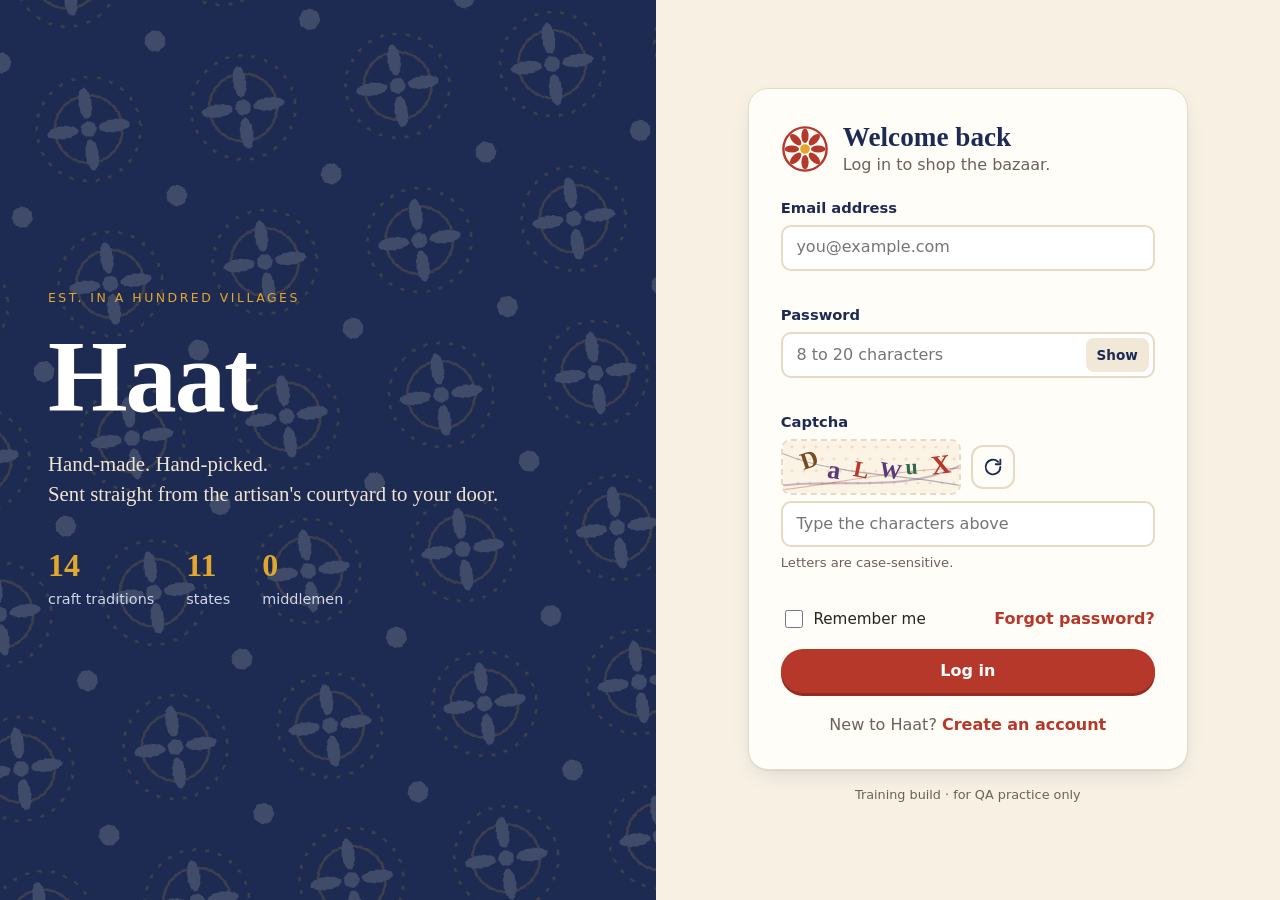
<file: index.html>
<!DOCTYPE html>
<html lang="en">
<head>
  <meta charset="UTF-8">
  <meta name="viewport" content="width=device-width, initial-scale=1.0">
  <meta http-equiv="refresh" content="0; url=login.html">
  <title>Haat</title>
  <script>location.replace('login.html');</script>
</head>
<body>
  <p>Taking you to <a href="login.html">Haat</a>…</p>
</body>
</html>
</file>
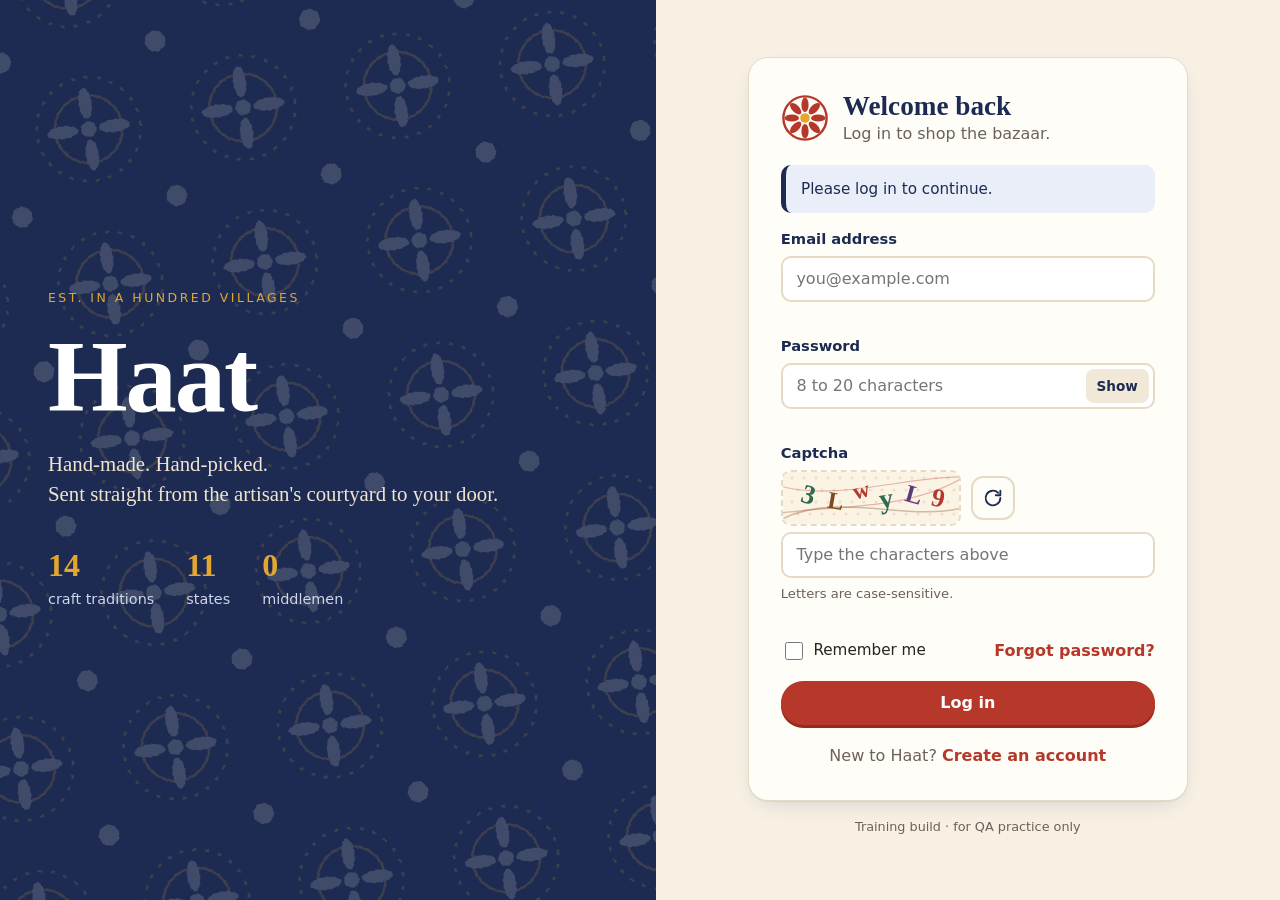
<file: cart.html>
<!DOCTYPE html>
<html lang="en">
<head>
  <meta charset="UTF-8">
  <meta name="viewport" content="width=device-width, initial-scale=1.0">
  <title>Basket · Haat</title>
  <link rel="stylesheet" href="css/style.css">
  <script src="js/auth.js"></script>
  <script>Auth.guard();</script>
</head>
<body>
  <header id="siteHeader" class="site-header"></header>

  <main class="wrap">
    <h1 class="page-title">Your basket</h1>

    <div id="cartLayout" class="split" hidden>
      <section aria-label="Basket items">
        <ul id="cartItems" class="lines"></ul>
        <a class="link" href="products.html">← Keep browsing</a>
      </section>

      <aside class="panel summary" aria-label="Basket summary">
        <div id="shipMeter" class="ship-meter"></div>

        <form id="couponForm" class="coupon" novalidate>
          <label for="couponInput">Have a coupon?</label>
          <div class="coupon-row">
            <input type="text" id="couponInput" placeholder="Enter code" autocomplete="off" spellcheck="false">
            <button type="submit" class="btn btn--dark" id="applyCoupon">Apply</button>
          </div>
          <p id="couponMsg" class="msg" role="status"></p>
          <div id="appliedCoupons" class="applied"></div>
        </form>

        <details class="offers">
          <summary>Available offers</summary>
          <ul id="offerList"></ul>
        </details>

        <div id="summaryRows" class="sum"></div>
        <button type="button" id="toCheckout" class="btn btn--primary btn--block">Proceed to checkout</button>
      </aside>
    </div>

    <div id="cartEmpty" class="empty" hidden>
      <svg class="empty-art" viewBox="0 0 120 90" aria-hidden="true">
        <path d="M20 35h80l-8 42H28z" fill="#f3e6cf" stroke="#1d2b53" stroke-width="3" stroke-linejoin="round"/>
        <path d="M40 35c0-14 8-22 20-22s20 8 20 22" fill="none" stroke="#b5382a" stroke-width="3"/>
        <g fill="#e3a72f"><circle cx="45" cy="56" r="4"/><circle cx="60" cy="56" r="4"/><circle cx="75" cy="56" r="4"/></g>
      </svg>
      <p class="empty-title">Your basket is empty.</p>
      <p>Wander the stalls and pick something made by hand.</p>
      <a class="btn btn--primary" href="products.html">Browse the haat</a>
    </div>
  </main>

  <footer class="site-footer"><p>Haat · a training storefront · no real payments are taken</p></footer>

  <script src="js/products.js"></script>
  <script src="js/cart.js"></script>
  <script>document.addEventListener('DOMContentLoaded', () => Auth.mountHeader('cart'));</script>
</body>
</html>
</file>
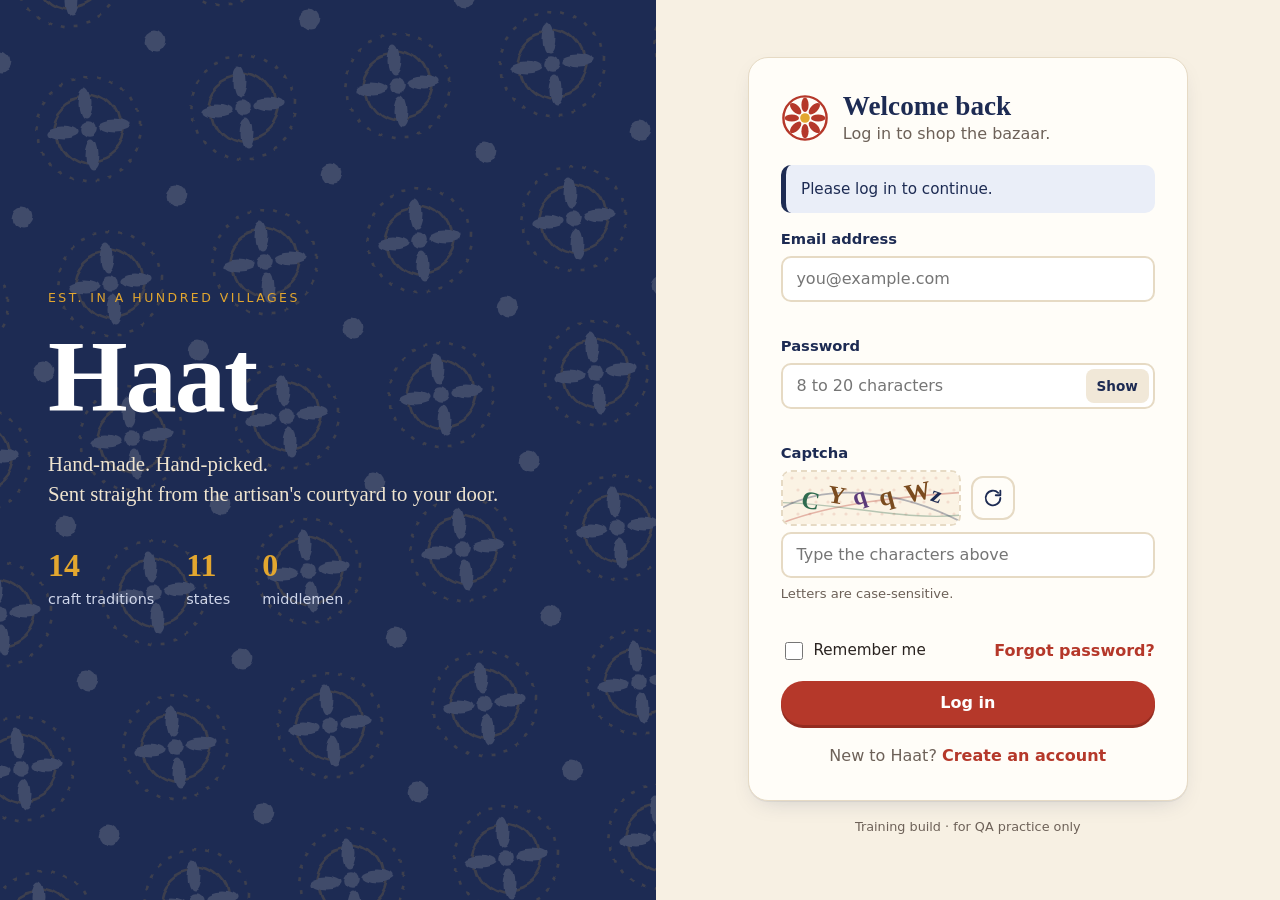
<file: checkout.html>
<!DOCTYPE html>
<html lang="en">
<head>
  <meta charset="UTF-8">
  <meta name="viewport" content="width=device-width, initial-scale=1.0">
  <title>Checkout · Haat</title>
  <link rel="stylesheet" href="css/style.css">
  <script src="js/auth.js"></script>
  <script>Auth.guard();</script>
</head>
<body>
  <header id="siteHeader" class="site-header"></header>

  <main class="wrap">
    <div id="checkoutLayout">
      <ol class="steps" aria-label="Checkout progress">
        <li class="done">Basket</li>
        <li class="now" aria-current="step">Delivery &amp; payment</li>
        <li>Confirmation</li>
      </ol>

      <div class="split">
        <form id="checkoutForm" class="panel form-grid" novalidate>
          <h1 class="panel-title">Where should we send it?</h1>

          <div class="field">
            <label for="fullName">Full name</label>
            <input type="text" id="fullName" maxlength="50" autocomplete="name" placeholder="As on your ID" aria-describedby="fullNameErr">
            <p class="msg" id="fullNameErr"></p>
          </div>

          <div class="field">
            <label for="phone">Mobile number</label>
            <div class="prefix-wrap">
              <span class="prefix" aria-hidden="true">+91</span>
              <input type="tel" id="phone" maxlength="10" autocomplete="tel-national" placeholder="10-digit mobile number" aria-describedby="phoneErr">
            </div>
            <p class="msg" id="phoneErr"></p>
          </div>

          <div class="field field--full">
            <label for="custEmail">Email</label>
            <input type="email" id="custEmail" maxlength="50" autocomplete="email" placeholder="you@example.com" aria-describedby="custEmailErr">
            <p class="msg" id="custEmailErr"></p>
          </div>

          <div class="field field--full field--area">
            <label for="address">Delivery address</label>
            <textarea id="address" rows="3" maxlength="200" autocomplete="street-address" placeholder="House no., street, area, city, state" aria-describedby="addressErr"></textarea>
            <p class="msg" id="addressErr"></p>
          </div>

          <div class="field">
            <label for="pincode">Pincode</label>
            <input type="text" id="pincode" maxlength="6" inputmode="numeric" autocomplete="postal-code" placeholder="6-digit pincode" aria-describedby="pincodeErr">
            <p class="msg" id="pincodeErr"></p>
          </div>

          <fieldset class="field field--full pay" aria-describedby="paymentErr">
            <legend>Payment method</legend>
            <div class="pay-tiles">
              <label class="tile"><input type="radio" name="payment" value="Cash on Delivery"><span><b>Cash on delivery</b><small>Pay when it arrives</small></span></label>
              <label class="tile"><input type="radio" name="payment" value="UPI"><span><b>UPI</b><small>Any UPI app</small></span></label>
              <label class="tile"><input type="radio" name="payment" value="Card"><span><b>Card</b><small>Debit or credit</small></span></label>
            </div>
            <p class="msg" id="paymentErr"></p>
          </fieldset>

          <div class="field--full">
            <button type="submit" id="placeOrder" class="btn btn--primary btn--block btn--lg">Place order</button>
            <p class="hint center">By placing this order you agree to Haat's fair-trade terms.</p>
          </div>
        </form>

        <aside id="checkoutSummary" class="panel summary" aria-label="Order summary"></aside>
      </div>
    </div>

    <div id="checkoutEmpty" class="empty" hidden>
      <p class="empty-title">There is nothing to check out.</p>
      <p>Your basket is empty. Add a few pieces first.</p>
      <a class="btn btn--primary" href="products.html">Browse the haat</a>
    </div>

    <section id="confirmation" class="confirm" hidden aria-live="polite"></section>
  </main>

  <footer class="site-footer"><p>Haat · a training storefront · no real payments are taken</p></footer>

  <script src="js/products.js"></script>
  <script src="js/cart.js"></script>
  <script src="js/checkout.js"></script>
  <script>document.addEventListener('DOMContentLoaded', () => Auth.mountHeader(''));</script>
</body>
</html>
</file>
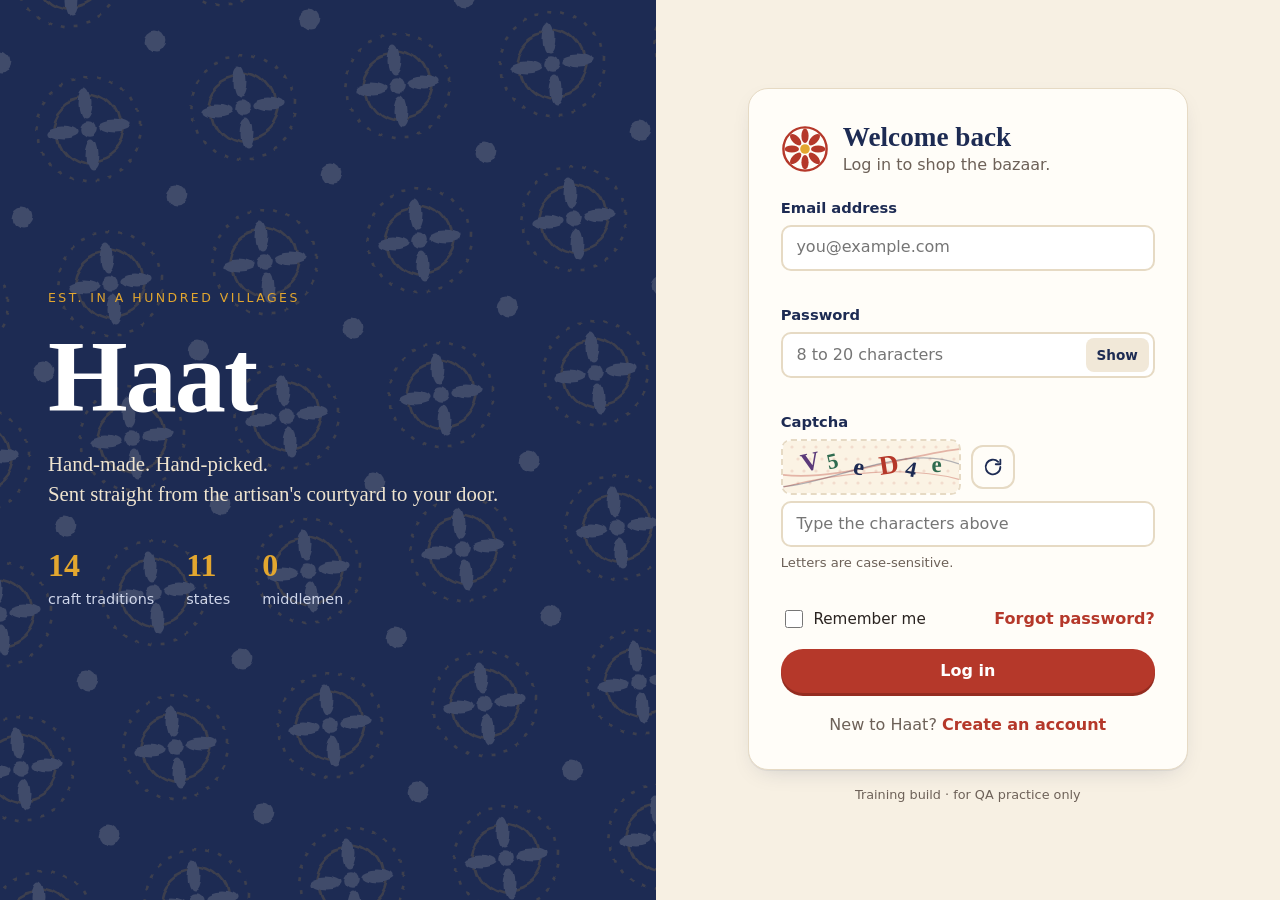
<file: login.html>
<!DOCTYPE html>
<html lang="en">
<head>
  <meta charset="UTF-8">
  <meta name="viewport" content="width=device-width, initial-scale=1.0">
  <title>Log in · Haat</title>
  <meta name="description" content="Haat: a hand-made bazaar of Indian crafts.">
  <link rel="stylesheet" href="css/style.css">
</head>
<body class="page-login">
  <main class="login-shell">
    <section class="login-story" aria-hidden="true">
      <div class="story-inner">
        <p class="story-kicker">Est. in a hundred villages</p>
        <h1 class="story-title">Haat</h1>
        <p class="story-line">Hand-made. Hand-picked.<br>Sent straight from the artisan's courtyard to your door.</p>
        <ul class="story-facts">
          <li><b>14</b> craft traditions</li>
          <li><b>11</b> states</li>
          <li><b>0</b> middlemen</li>
        </ul>
      </div>
      <div class="story-block"></div>
    </section>

    <section class="login-panel">
      <div class="login-card">
        <div class="login-head">
          <svg class="brand-mark brand-mark--ink" viewBox="0 0 40 40" aria-hidden="true">
            <circle cx="20" cy="20" r="18" fill="none" stroke="currentColor" stroke-width="2"/>
            <g fill="currentColor">
              <ellipse cx="20" cy="9" rx="3" ry="6"/>
              <ellipse cx="20" cy="9" rx="3" ry="6" transform="rotate(45 20 20)"/>
              <ellipse cx="20" cy="9" rx="3" ry="6" transform="rotate(90 20 20)"/>
              <ellipse cx="20" cy="9" rx="3" ry="6" transform="rotate(135 20 20)"/>
              <ellipse cx="20" cy="9" rx="3" ry="6" transform="rotate(180 20 20)"/>
              <ellipse cx="20" cy="9" rx="3" ry="6" transform="rotate(225 20 20)"/>
              <ellipse cx="20" cy="9" rx="3" ry="6" transform="rotate(270 20 20)"/>
              <ellipse cx="20" cy="9" rx="3" ry="6" transform="rotate(315 20 20)"/>
            </g>
            <circle cx="20" cy="20" r="4" fill="#e3a72f"/>
          </svg>
          <div>
            <h2>Welcome back</h2>
            <p class="sub">Log in to shop the bazaar.</p>
          </div>
        </div>

        <div id="formAlert" class="alert" role="alert" hidden></div>

        <form id="loginForm" class="login-form" novalidate>
          <div class="field f-email">
            <label for="email">Email address</label>
            <input type="email" id="email" name="email" maxlength="50" autocomplete="username" placeholder="you@example.com" aria-describedby="emailErr">
            <p class="msg" id="emailErr"></p>
          </div>

          <div class="field f-captcha">
            <label for="captchaInput">Captcha</label>
            <div class="captcha-row">
              <canvas id="captchaCanvas" class="captcha-canvas" width="180" height="56" role="img" aria-label="Captcha image"></canvas>
              <button type="button" id="captchaRefresh" class="icon-btn" aria-label="Get a new captcha" title="New captcha">
                <svg viewBox="0 0 24 24" aria-hidden="true"><path d="M20 12a8 8 0 1 1-2.34-5.66M20 4v5h-5" fill="none" stroke="currentColor" stroke-width="2" stroke-linecap="round" stroke-linejoin="round"/></svg>
              </button>
            </div>
            <input type="text" id="captchaInput" name="captcha" autocomplete="off" spellcheck="false" placeholder="Type the characters above" aria-describedby="captchaInputErr captchaHint">
            <p class="hint" id="captchaHint">Letters are case-sensitive.</p>
            <p class="msg" id="captchaInputErr"></p>
          </div>

          <div class="field f-pass">
            <label for="password">Password</label>
            <div class="pass-wrap">
              <input type="password" id="password" name="password" autocomplete="current-password" placeholder="8 to 20 characters" aria-describedby="passwordErr">
              <button type="button" id="togglePass" class="pass-toggle" aria-pressed="false" aria-label="Show password">Show</button>
            </div>
            <p class="msg" id="passwordErr"></p>
          </div>

          <div class="f-row">
            <label class="check">
              <input type="checkbox" id="remember" name="remember">
              <span>Remember me</span>
            </label>
            <a href="#" id="forgotLink" class="link">Forgot password?</a>
          </div>

          <button type="submit" id="loginBtn" class="btn btn--primary btn--block f-submit">Log in</button>

          <p class="f-foot">New to Haat? <a href="#" id="registerLink" class="link">Create an account</a></p>
        </form>
      </div>
      <p class="fine">Training build · for QA practice only</p>
    </section>
  </main>

  <div class="modal" id="forgotModal" role="dialog" aria-modal="true" aria-labelledby="forgotTitle" hidden>
    <div class="modal-card">
      <button type="button" class="modal-x" data-close="forgotModal" aria-label="Close">&times;</button>
      <h2 id="forgotTitle">Reset your password</h2>
      <p class="sub">We'll email you a link to set a new password.</p>
      <form id="forgotForm" novalidate>
        <div class="field">
          <label for="forgotEmail">Email address</label>
          <input type="email" id="forgotEmail" maxlength="50" placeholder="you@example.com">
          <p class="msg" id="forgotMsg" role="status"></p>
        </div>
        <button type="submit" class="btn btn--primary btn--block">Send reset link</button>
      </form>
    </div>
  </div>

  <div class="modal" id="registerModal" role="dialog" aria-modal="true" aria-labelledby="registerTitle" hidden>
    <div class="modal-card">
      <button type="button" class="modal-x" data-close="registerModal" aria-label="Close">&times;</button>
      <h2 id="registerTitle">Sign-ups open soon</h2>
      <p class="sub">New accounts are not open yet. Please log in with a demo account from your trainer.</p>
      <button type="button" class="btn btn--primary btn--block" data-close="registerModal">Got it</button>
    </div>
  </div>

  <script src="js/auth.js"></script>
  <script src="js/captcha.js"></script>
</body>
</html>
</file>
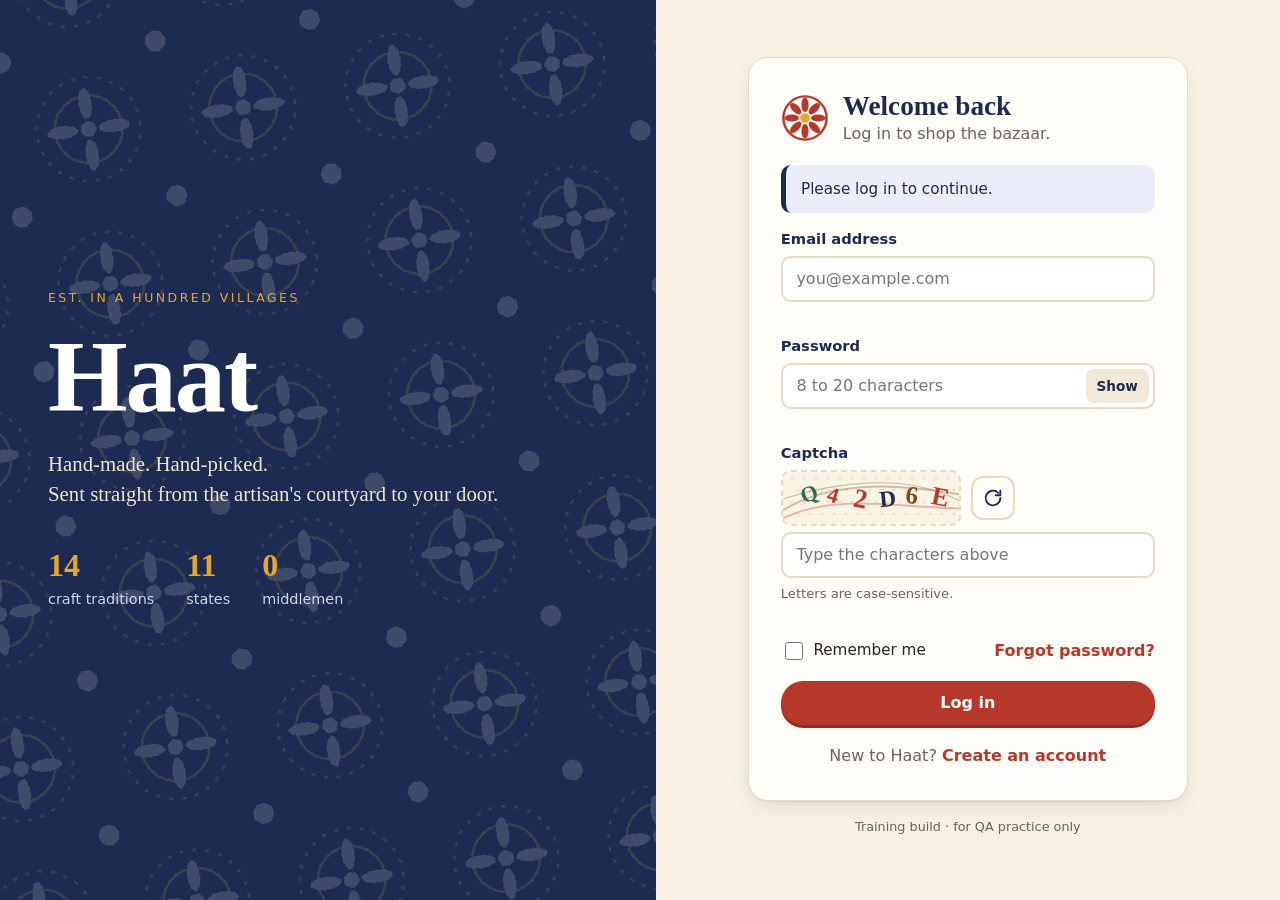
<file: orders.html>
<!DOCTYPE html>
<html lang="en">
<head>
  <meta charset="UTF-8">
  <meta name="viewport" content="width=device-width, initial-scale=1.0">
  <title>Orders · Haat</title>
  <link rel="stylesheet" href="css/style.css">
  <script src="js/auth.js"></script>
  <script>Auth.guard();</script>
</head>
<body>
  <header id="siteHeader" class="site-header"></header>

  <main class="wrap">
    <h1 class="page-title">Your orders</h1>
    <ul id="orderList" class="orders"></ul>
    <div id="ordersEmpty" class="empty" hidden>
      <p class="empty-title">No orders yet.</p>
      <p>When you place an order it will show up here.</p>
      <a class="btn btn--primary" href="products.html">Start shopping</a>
    </div>
  </main>

  <footer class="site-footer"><p>Haat · a training storefront · no real payments are taken</p></footer>

  <script src="js/products.js"></script>
  <script src="js/cart.js"></script>
  <script src="js/checkout.js"></script>
  <script src="js/orders.js"></script>
  <script>document.addEventListener('DOMContentLoaded', () => Auth.mountHeader('orders'));</script>
</body>
</html>
</file>
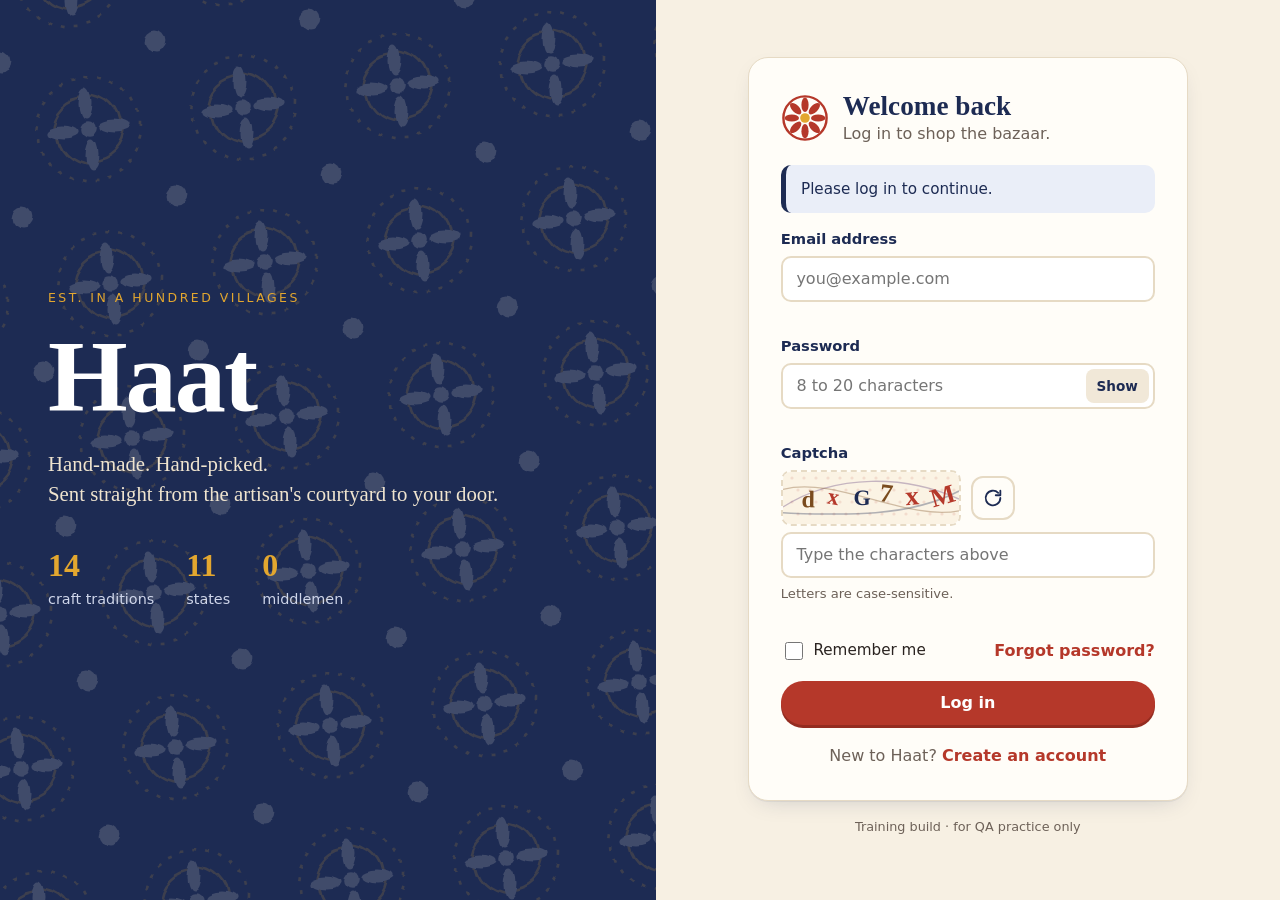
<file: products.html>
<!DOCTYPE html>
<html lang="en">
<head>
  <meta charset="UTF-8">
  <meta name="viewport" content="width=device-width, initial-scale=1.0">
  <title>Shop · Haat</title>
  <link rel="stylesheet" href="css/style.css">
  <script src="js/auth.js"></script>
  <script>Auth.guard();</script>
</head>
<body>
  <header id="siteHeader" class="site-header"></header>

  <main class="wrap">
    <section class="hero">
      <div>
        <p class="kicker">This week at the haat</p>
        <h1>Pieces made slowly, <em>by hand</em>.</h1>
        <p class="lead">Every item comes from a named craft cluster. Prices go straight to the maker.</p>
      </div>
      <div class="hero-seal" aria-hidden="true"><span>Free delivery<br>from ₹500</span></div>
    </section>

    <section class="toolbar" aria-label="Filter products">
      <div class="search">
        <label for="search" class="sr-only">Search products</label>
        <svg viewBox="0 0 24 24" aria-hidden="true"><circle cx="11" cy="11" r="7" fill="none" stroke="currentColor" stroke-width="2"/><path d="M20 20l-4-4" stroke="currentColor" stroke-width="2" stroke-linecap="round"/></svg>
        <input type="search" id="search" placeholder="Search diyas, silk, toys…" autocomplete="off">
      </div>
      <div class="sort">
        <label for="sort">Sort by</label>
        <select id="sort">
          <option value="featured">Featured</option>
          <option value="price-asc">Price: Low to High</option>
          <option value="price-desc">Price: High to Low</option>
          <option value="name">Name: A to Z</option>
        </select>
      </div>
    </section>

    <div class="chips-row">
      <div id="chips" class="chips" role="group" aria-label="Category"></div>
      <p id="resultCount" class="count" aria-live="polite"></p>
    </div>

    <div id="grid" class="grid"></div>

    <div id="emptyState" class="empty" hidden>
      <p class="empty-title">Nothing matches that search.</p>
      <p>Try another word, or clear the filters.</p>
      <button type="button" id="clearFilters" class="btn btn--ghost">Clear filters</button>
    </div>
  </main>

  <div class="modal" id="quickView" role="dialog" aria-modal="true" aria-labelledby="qvTitle" hidden>
    <div class="modal-card modal-card--wide">
      <button type="button" class="modal-x" data-close="quickView" aria-label="Close">&times;</button>
      <div id="qvBody" class="qv"></div>
    </div>
  </div>

  <footer class="site-footer"><p>Haat · a training storefront · no real payments are taken</p></footer>

  <script src="js/products.js"></script>
  <script src="js/cart.js"></script>
  <script>document.addEventListener('DOMContentLoaded', () => Auth.mountHeader('shop'));</script>
</body>
</html>
</file>
<file: css/style.css>
:root {
  --indigo: #1d2b53;
  --indigo-2: #2a3b6e;
  --madder: #b5382a;
  --madder-dark: #942c20;
  --turmeric: #e3a72f;
  --leaf: #2f6b4f;
  --paper: #f7f0e3;
  --card: #fffdf8;
  --line: #e6dac4;
  --text: #2a2320;
  --muted: #6d6158;
  --faint: #cbbfa8;
  --ok: #2f6b4f;
  --err: #b3261e;
  --radius: 14px;
  --shadow: 0 1px 0 rgba(29, 43, 83, .06), 0 8px 24px -12px rgba(29, 43, 83, .25);
  --serif: "Palatino Linotype", Palatino, "Book Antiqua", Georgia, serif;
  --sans: system-ui, -apple-system, "Segoe UI", Roboto, "Noto Sans", Arial, sans-serif;
}

*, *::before, *::after { box-sizing: border-box; }

html { -webkit-text-size-adjust: 100%; }

body {
  margin: 0;
  font-family: var(--sans);
  font-size: 16px;
  line-height: 1.5;
  color: var(--text);
  background-color: var(--paper);
  background-image: url("data:image/svg+xml,%3Csvg xmlns='http://www.w3.org/2000/svg' width='64' height='64' viewBox='0 0 64 64'%3E%3Cg fill='%23b5382a' fill-opacity='.05'%3E%3Ccircle cx='32' cy='32' r='6'/%3E%3Cellipse cx='32' cy='18' rx='3' ry='6'/%3E%3Cellipse cx='32' cy='46' rx='3' ry='6'/%3E%3Cellipse cx='18' cy='32' rx='6' ry='3'/%3E%3Cellipse cx='46' cy='32' rx='6' ry='3'/%3E%3Ccircle cx='0' cy='0' r='3'/%3E%3Ccircle cx='64' cy='0' r='3'/%3E%3Ccircle cx='0' cy='64' r='3'/%3E%3Ccircle cx='64' cy='64' r='3'/%3E%3C/g%3E%3C/svg%3E");
  min-height: 100vh;
  display: flex;
  flex-direction: column;
}

body.no-scroll { overflow: hidden; }

h1, h2, h3 { font-family: var(--serif); color: var(--indigo); line-height: 1.2; margin: 0 0 .4em; }
p { margin: 0 0 .6em; }
a { color: var(--madder); }
img, svg { max-width: 100%; }

.sr-only {
  position: absolute; width: 1px; height: 1px; padding: 0; margin: -1px;
  overflow: hidden; clip: rect(0 0 0 0); white-space: nowrap; border: 0;
}

:focus-visible { outline: 3px solid var(--turmeric); outline-offset: 2px; }

/* ---------- buttons ---------- */
.btn {
  --bg: var(--card);
  --fg: var(--indigo);
  display: inline-flex; align-items: center; justify-content: center; gap: .5em;
  min-height: 44px; padding: .6em 1.2em;
  border: 2px solid transparent; border-radius: 999px;
  background: var(--bg); color: var(--fg);
  font: 600 1rem/1 var(--sans); text-decoration: none; cursor: pointer;
  transition: transform .12s ease, background-color .15s ease, box-shadow .15s ease;
}
.btn:hover:not(:disabled) { transform: translateY(-1px); }
.btn:active:not(:disabled) { transform: translateY(0); }
.btn:disabled { cursor: not-allowed; opacity: .55; }
.btn--primary { --bg: var(--madder); --fg: #fff; box-shadow: 0 3px 0 var(--madder-dark); }
.btn--primary:hover:not(:disabled) { --bg: #c2402f; }
.btn--dark { --bg: var(--indigo); --fg: #fff; }
.btn--ghost { --bg: transparent; border-color: currentColor; }
.btn--sm { min-height: 36px; padding: .4em .9em; font-size: .9rem; }
.btn--lg { min-height: 54px; font-size: 1.1rem; }
.btn--block { width: 100%; }
.btn.is-loading::before {
  content: ""; width: 1em; height: 1em; border-radius: 50%;
  border: 2px solid rgba(255,255,255,.5); border-top-color: #fff;
  animation: spin .7s linear infinite;
}
@keyframes spin { to { transform: rotate(360deg); } }

.link { color: var(--madder); font-weight: 600; text-decoration: none; }
.link:hover { text-decoration: underline; }

.icon-btn {
  display: inline-grid; place-items: center;
  width: 44px; height: 44px; flex: none;
  border: 2px solid var(--line); border-radius: 12px;
  background: var(--card); color: var(--indigo); cursor: pointer;
}
.icon-btn svg { width: 22px; height: 22px; transition: transform .5s ease; }
.icon-btn.is-spinning svg { transform: rotate(360deg); }

/* ---------- form fields ---------- */
.field { display: flex; flex-direction: column; gap: 6px; margin: 0; min-width: 0; }
.field label, .field legend, .coupon label { font-weight: 600; font-size: .92rem; color: var(--indigo); }
.field input, .field textarea, .field select, .coupon input, .sort select, .search input {
  width: 100%; min-height: 46px; padding: .6em .85em;
  border: 2px solid var(--line); border-radius: 10px;
  background: #fff; color: var(--text);
  font: 400 1rem/1.4 var(--sans);
  transition: border-color .15s ease, box-shadow .15s ease;
}
.field textarea { resize: vertical; min-height: 96px; }
.field input:focus, .field textarea:focus, .coupon input:focus, .search input:focus, .sort select:focus {
  outline: none; border-color: var(--indigo); box-shadow: 0 0 0 3px rgba(29, 43, 83, .15);
}
.is-invalid { border-color: var(--err) !important; background: #fff7f6 !important; }
.msg { min-height: 1.25em; margin: 0; font-size: .85rem; color: var(--err); }
.msg--ok { color: var(--ok); }
.hint { margin: 0; font-size: .82rem; color: var(--muted); }
.center { text-align: center; margin-top: .6em; }

.field--area { position: relative; }
.field--area .msg { position: absolute; left: 14px; bottom: 10px; min-height: 0; }

.alert { padding: .8em 1em; border-radius: 10px; margin-bottom: 1em; font-size: .95rem; border-left: 5px solid; }
.alert--error { background: #fdecea; color: #7d1a13; border-color: var(--err); }
.alert--success { background: #e7f3ec; color: #1f4d37; border-color: var(--ok); }
.alert--info { background: #eaeef8; color: var(--indigo); border-color: var(--indigo); }

.check { display: inline-flex; align-items: center; gap: .5em; cursor: pointer; font-size: .95rem; }
.check input { width: 18px; height: 18px; accent-color: var(--madder); }

/* ---------- login ---------- */
.page-login { background-image: none; }
.login-shell { flex: 1; display: grid; grid-template-columns: 1.05fr 1fr; min-height: 100vh; }

.login-story {
  position: relative; overflow: hidden;
  background: var(--indigo); color: #f7f0e3;
  display: flex; align-items: center; padding: 48px;
}
.story-inner { position: relative; z-index: 1; max-width: 460px; }
.story-kicker { text-transform: uppercase; letter-spacing: .2em; font-size: .78rem; color: var(--turmeric); }
.story-title { font-size: clamp(3.5rem, 8vw, 6.5rem); color: #fff; margin: 0 0 .1em; letter-spacing: -.02em; }
.story-line { font-family: var(--serif); font-size: 1.3rem; line-height: 1.45; color: #efe4cf; }
.story-facts { list-style: none; padding: 0; margin: 2em 0 0; display: flex; gap: 2em; flex-wrap: wrap; }
.story-facts li { font-size: .9rem; color: #cfd6ea; }
.story-facts b { display: block; font-family: var(--serif); font-size: 2rem; color: var(--turmeric); }
.story-block {
  position: absolute; inset: 0; opacity: .16;
  background-image: url("data:image/svg+xml,%3Csvg xmlns='http://www.w3.org/2000/svg' width='120' height='120' viewBox='0 0 120 120'%3E%3Cg fill='none' stroke='%23e3a72f' stroke-width='2'%3E%3Ccircle cx='60' cy='60' r='26'/%3E%3Ccircle cx='60' cy='60' r='40' stroke-dasharray='3 7'/%3E%3C/g%3E%3Cg fill='%23f7f0e3'%3E%3Cellipse cx='60' cy='40' rx='5' ry='12'/%3E%3Cellipse cx='60' cy='80' rx='5' ry='12'/%3E%3Cellipse cx='40' cy='60' rx='12' ry='5'/%3E%3Cellipse cx='80' cy='60' rx='12' ry='5'/%3E%3Ccircle cx='60' cy='60' r='6'/%3E%3Ccircle cx='0' cy='0' r='8'/%3E%3Ccircle cx='120' cy='0' r='8'/%3E%3Ccircle cx='0' cy='120' r='8'/%3E%3Ccircle cx='120' cy='120' r='8'/%3E%3C/g%3E%3C/svg%3E");
  transform: rotate(-8deg) scale(1.3);
}

.login-panel { display: flex; flex-direction: column; align-items: center; justify-content: center; padding: 40px 20px; }
.login-card {
  width: 100%; max-width: 440px;
  background: var(--card); border: 1px solid var(--line); border-radius: 20px;
  box-shadow: var(--shadow); padding: 32px;
}
.login-head { display: flex; gap: 14px; align-items: center; margin-bottom: 1.2em; }
.login-head h2 { margin: 0; font-size: 1.7rem; }
.sub { color: var(--muted); margin: 0; }
.brand-mark { width: 40px; height: 40px; color: var(--turmeric); flex: none; }
.brand-mark--ink { width: 48px; height: 48px; color: var(--madder); }

.login-form { display: flex; flex-direction: column; gap: 10px; }
.f-email { order: 1; }
.f-pass { order: 2; }
.f-captcha { order: 3; }
.f-row { order: 4; display: flex; justify-content: space-between; align-items: center; gap: 1em; flex-wrap: wrap; margin: 2px 0 8px; }
.f-submit { order: 5; }
.f-foot { order: 6; text-align: center; margin: .6em 0 0; color: var(--muted); }

.pass-wrap { position: relative; }
.pass-wrap input { padding-right: 76px; }
.pass-toggle {
  position: absolute; right: 6px; top: 50%; transform: translateY(-50%);
  min-height: 34px; padding: 0 .8em; border: 0; border-radius: 8px;
  background: #f1e8d8; color: var(--indigo); font: 600 .85rem var(--sans); cursor: pointer;
}

.captcha-row { display: flex; gap: 10px; align-items: center; }
.captcha-canvas {
  width: 180px; height: 56px; flex: none;
  border-radius: 10px; border: 2px dashed var(--line);
  user-select: none;
}

.fine { margin-top: 1.2em; font-size: .8rem; color: var(--muted); }

/* ---------- header ---------- */
.site-header { position: sticky; top: 0; z-index: 20; background: var(--indigo); color: #fff; }
.bar {
  max-width: 1200px; margin: 0 auto; padding: 10px 20px;
  display: flex; align-items: center; gap: 20px;
}
.brand { display: flex; align-items: center; gap: 10px; color: #fff; text-decoration: none; }
.brand-word { font-family: var(--serif); font-size: 1.6rem; font-weight: 700; line-height: 1; display: flex; flex-direction: column; }
.brand-word small { font-family: var(--sans); font-size: .62rem; font-weight: 500; letter-spacing: .18em; text-transform: uppercase; color: #cfd6ea; margin-top: 4px; }
.nav { display: flex; gap: 4px; margin-left: auto; }
.nav-link {
  position: relative; display: inline-flex; align-items: center; gap: 6px;
  padding: .5em .9em; border-radius: 999px;
  color: #e7ebf6; text-decoration: none; font-weight: 600;
}
.nav-link:hover { background: rgba(255,255,255,.08); }
.nav-link.is-active { background: #fff; color: var(--indigo); }
.badge {
  min-width: 22px; height: 22px; padding: 0 6px; border-radius: 999px;
  background: var(--turmeric); color: var(--indigo);
  font-size: .78rem; font-weight: 800; display: inline-grid; place-items: center;
}
.badge[hidden] { display: none; }
.who { display: flex; align-items: center; gap: 12px; }
.hello { font-size: .92rem; color: #cfd6ea; }
.hello b { color: #fff; }
.who .btn--ghost { color: #fff; }
.kangura {
  height: 10px;
  background:
    linear-gradient(135deg, var(--turmeric) 25%, transparent 25%) -5px 0 / 10px 10px,
    linear-gradient(225deg, var(--turmeric) 25%, transparent 25%) -5px 0 / 10px 10px;
  background-color: var(--madder);
}

/* ---------- layout ---------- */
.wrap { width: 100%; max-width: 1200px; margin: 0 auto; padding: 28px 20px 48px; flex: 1; }
.page-title { font-size: 2.2rem; margin-bottom: .6em; }
.panel { background: var(--card); border: 1px solid var(--line); border-radius: var(--radius); box-shadow: var(--shadow); padding: 24px; }
.panel-title { font-size: 1.4rem; }
.split { display: grid; grid-template-columns: minmax(0, 1fr) 380px; gap: 28px; align-items: start; }
.split > * { min-width: 0; }

.site-footer { text-align: center; padding: 18px; font-size: .85rem; color: var(--muted); border-top: 1px solid var(--line); }
.site-footer p { margin: 0; }

/* ---------- products ---------- */
.hero {
  display: flex; align-items: center; justify-content: space-between; gap: 24px;
  padding: 28px 32px; margin-bottom: 24px;
  border-radius: 20px; background: var(--card); border: 1px solid var(--line);
  box-shadow: var(--shadow); position: relative; overflow: hidden;
}
.hero::after {
  content: ""; position: absolute; right: -60px; top: -60px; width: 220px; height: 220px; border-radius: 50%;
  background: radial-gradient(circle, rgba(227,167,47,.25) 0 30%, transparent 31% 45%, rgba(181,56,42,.12) 46% 60%, transparent 61%);
}
.hero h1 { font-size: clamp(1.8rem, 4vw, 2.8rem); margin: 0; }
.hero h1 em { color: var(--madder); }
.kicker { text-transform: uppercase; letter-spacing: .16em; font-size: .75rem; font-weight: 700; color: var(--leaf); margin-bottom: .5em; }
.lead { color: var(--muted); font-size: 1.05rem; margin: .6em 0 0; max-width: 52ch; }
.hero-seal {
  flex: none; width: 120px; height: 120px; border-radius: 50%; position: relative; z-index: 1;
  display: grid; place-items: center; text-align: center;
  background: var(--madder); color: #fff; font-family: var(--serif); font-weight: 700; line-height: 1.2;
  box-shadow: 0 0 0 6px var(--card), 0 0 0 8px var(--madder);
  transform: rotate(-10deg);
}

.toolbar { display: flex; gap: 14px; align-items: center; flex-wrap: wrap; margin-bottom: 14px; }
.search { position: relative; flex: 1 1 280px; }
.search svg { position: absolute; left: 14px; top: 50%; width: 20px; height: 20px; transform: translateY(-50%); color: var(--muted); }
.search input { padding-left: 44px; border-radius: 999px; }
.sort { display: flex; align-items: center; gap: 8px; }
.sort label { font-weight: 600; font-size: .9rem; color: var(--indigo); white-space: nowrap; }
.sort select { width: auto; border-radius: 999px; padding-right: 2em; }

.chips-row { display: flex; justify-content: space-between; align-items: center; gap: 12px; flex-wrap: wrap; margin-bottom: 18px; }
.chips { display: flex; gap: 8px; flex-wrap: wrap; }
.chip {
  padding: .45em 1em; border-radius: 999px; border: 2px solid var(--line);
  background: var(--card); color: var(--indigo); font: 600 .9rem var(--sans); cursor: pointer;
}
.chip.is-on { background: var(--indigo); border-color: var(--indigo); color: #fff; }
.count { margin: 0; color: var(--muted); font-size: .9rem; }

.grid { display: grid; grid-template-columns: repeat(auto-fill, minmax(230px, 1fr)); gap: 20px; }
.card {
  display: flex; flex-direction: column;
  background: var(--card); border: 1px solid var(--line); border-radius: var(--radius);
  overflow: hidden; box-shadow: var(--shadow);
  transition: transform .18s ease, box-shadow .18s ease;
}
.card:hover { transform: translateY(-3px); box-shadow: 0 14px 30px -16px rgba(29,43,83,.45); }
.card.is-out .card-art svg { filter: grayscale(.8); opacity: .7; }
.card-art { position: relative; aspect-ratio: 4 / 3; overflow: hidden; }
.card-art .art { width: 100%; height: 100%; display: block; object-fit: cover; }
.card-art svg { width: 100%; height: 100%; }
.ribbon {
  position: absolute; left: 0; top: 14px; padding: 4px 12px 4px 10px;
  background: var(--turmeric); color: var(--indigo); font-size: .75rem; font-weight: 800; letter-spacing: .04em;
  clip-path: polygon(0 0, 100% 0, 92% 50%, 100% 100%, 0 100%);
}
.tag {
  position: absolute; right: 12px; top: 12px; padding: 3px 9px; border-radius: 999px;
  background: var(--leaf); color: #fff; font-size: .78rem; font-weight: 700;
}
.peek {
  position: absolute; left: 50%; bottom: 12px; transform: translate(-50%, 8px); opacity: 0;
  padding: .45em 1em; border-radius: 999px; border: 0;
  background: rgba(29,43,83,.92); color: #fff; font: 600 .85rem var(--sans); cursor: pointer;
  transition: opacity .15s ease, transform .15s ease;
}
.card:hover .peek, .peek:focus-visible { opacity: 1; transform: translate(-50%, 0); }
.card-body { display: flex; flex-direction: column; gap: 4px; padding: 14px 16px 16px; flex: 1; }
.card-body .btn { margin-top: auto; }
.cat { margin: 0; text-transform: uppercase; letter-spacing: .12em; font-size: .7rem; font-weight: 700; color: var(--leaf); }
.card-title { font-size: 1.1rem; margin: 0; }
.meta { margin: 0; font-size: .82rem; color: var(--faint); }
.rating { margin: 0; font-size: .85rem; color: var(--text); }
.stars { color: var(--turmeric); letter-spacing: 1px; }
.stock--low { color: var(--madder); font-weight: 700; }
.stock--out { color: var(--err); font-weight: 700; }
.price { display: flex; align-items: baseline; gap: 8px; flex-wrap: wrap; margin: 4px 0 10px; }
.price b { font-size: 1.25rem; color: var(--indigo); }
.mrp { color: var(--muted); font-size: .88rem; }
.off { color: var(--leaf); font-weight: 700; font-size: .85rem; }

.empty { text-align: center; padding: 48px 20px; max-width: 460px; margin: 0 auto; }
.empty-title { font-family: var(--serif); font-size: 1.5rem; color: var(--indigo); }
.empty-art { width: 140px; margin-bottom: 12px; }
.empty .btn { margin-top: .6em; }

/* ---------- modal ---------- */
.modal {
  position: fixed; inset: 0; z-index: 50; display: grid; place-items: center; padding: 20px;
  background: rgba(20, 24, 40, .55); backdrop-filter: blur(2px);
}
.modal[hidden] { display: none; }
.modal-card {
  position: relative; width: 100%; max-width: 420px; max-height: calc(100vh - 40px); overflow: auto;
  background: var(--card); border-radius: 18px; padding: 28px; box-shadow: 0 30px 60px -20px rgba(0,0,0,.4);
  animation: pop .18s ease-out;
}
.modal-card--wide { max-width: 820px; }
.modal-card form { display: grid; gap: 12px; margin-top: 1em; }
.modal-x {
  position: absolute; right: 12px; top: 10px; width: 40px; height: 40px; border: 0; border-radius: 50%;
  background: #f1e8d8; color: var(--indigo); font-size: 1.5rem; line-height: 1; cursor: pointer; z-index: 1;
}
@keyframes pop { from { transform: scale(.96); opacity: 0; } to { transform: none; opacity: 1; } }
.qv { display: grid; grid-template-columns: 1fr 1fr; gap: 24px; align-items: center; }
.qv-art .art--lg { width: 100%; border-radius: 14px; display: block; }
.qv-info h2 { font-size: 1.8rem; }
.qv-blurb { color: var(--muted); }

/* ---------- cart ---------- */
.lines { list-style: none; margin: 0 0 18px; padding: 0; display: grid; gap: 12px; }
.line {
  display: grid; grid-template-columns: 84px minmax(0, 1fr) auto auto auto; gap: 16px; align-items: center;
  background: var(--card); border: 1px solid var(--line); border-radius: var(--radius); padding: 12px 16px; box-shadow: var(--shadow);
}
.line-art .art--sm { width: 84px; height: 84px; border-radius: 10px; display: block; }
.line-info h3 { font-size: 1.05rem; margin: 0 0 2px; }
.line-meta { margin: 0; font-size: .82rem; color: var(--muted); }
.line-unit { margin: 4px 0 0; font-size: .9rem; }
.line-unit s { color: var(--muted); margin-left: 4px; }
.line-total { font-weight: 800; color: var(--indigo); min-width: 100px; text-align: right; }
.stepper { display: inline-flex; align-items: center; border: 2px solid var(--line); border-radius: 999px; overflow: hidden; background: #fff; }
.step { width: 38px; height: 38px; border: 0; background: transparent; color: var(--indigo); font-size: 1.2rem; font-weight: 700; cursor: pointer; }
.step:disabled { color: var(--faint); cursor: not-allowed; }
.qty { width: 48px; height: 38px; border: 0; text-align: center; font: 700 1rem var(--sans); color: var(--text); -moz-appearance: textfield; appearance: textfield; }
.qty::-webkit-outer-spin-button, .qty::-webkit-inner-spin-button { -webkit-appearance: none; margin: 0; }
.remove { border: 0; background: none; color: var(--madder); font: 600 .88rem var(--sans); cursor: pointer; text-decoration: underline; padding: 8px; }

.summary { position: sticky; top: 100px; display: grid; grid-template-columns: minmax(0, 1fr); gap: 16px; }
.ship-meter p { margin: 0 0 6px; font-size: .92rem; }
.meter-done { color: var(--leaf); }
.meter { height: 10px; border-radius: 999px; background: #efe5d2; overflow: hidden; }
.meter span { display: block; height: 100%; border-radius: 999px; background: linear-gradient(90deg, var(--turmeric), var(--madder)); transition: width .3s ease; }

.coupon { display: grid; gap: 6px; }
.coupon-row { display: flex; gap: 8px; }
.coupon-row input { flex: 1 1 auto; min-width: 0; text-transform: uppercase; }
.coupon-row .btn { flex: none; }
.applied { display: flex; gap: 8px; flex-wrap: wrap; }
.coupon-chip {
  display: inline-flex; align-items: center; gap: 6px; padding: 4px 6px 4px 12px; border-radius: 999px;
  background: #e7f3ec; color: var(--leaf); font-weight: 800; font-size: .85rem; border: 1px dashed var(--leaf);
}
.coupon-chip button { width: 24px; height: 24px; border-radius: 50%; border: 0; background: var(--leaf); color: #fff; cursor: pointer; line-height: 1; }
.offers summary { cursor: pointer; font-weight: 600; color: var(--indigo); }
.offers ul { list-style: none; padding: 0; margin: 10px 0 0; display: grid; gap: 8px; }
.offer {
  width: 100%; text-align: left; display: grid; gap: 2px; padding: 10px 12px; cursor: pointer;
  border: 1px dashed var(--turmeric); border-radius: 10px; background: #fff8e8; font: inherit; color: var(--text);
}
.offer b { color: var(--madder); letter-spacing: .06em; }
.offer span { font-size: .85rem; color: var(--muted); }

.sum { display: grid; gap: 8px; border-top: 1px dashed var(--line); padding-top: 14px; }
.row { display: flex; justify-content: space-between; gap: 12px; font-size: .95rem; }
.row em { font-style: normal; color: var(--muted); font-size: .85rem; }
.row--save b { color: var(--leaf); }
.row--grand { border-top: 2px solid var(--indigo); padding-top: 10px; margin-top: 4px; font-size: 1.15rem; }
.row--grand b { color: var(--madder); font-size: 1.3rem; }

/* ---------- checkout ---------- */
.steps { list-style: none; display: flex; gap: 8px; padding: 0; margin: 0 0 22px; counter-reset: s; flex-wrap: wrap; }
.steps li {
  counter-increment: s; display: flex; align-items: center; gap: 8px;
  padding: 6px 14px 6px 6px; border-radius: 999px; background: var(--card); border: 1px solid var(--line);
  font-size: .88rem; font-weight: 600; color: var(--muted);
}
.steps li::before {
  content: counter(s); width: 26px; height: 26px; border-radius: 50%; display: grid; place-items: center;
  background: var(--line); color: var(--indigo); font-size: .8rem;
}
.steps .done::before { content: "\2713"; background: var(--leaf); color: #fff; }
.steps .now { color: var(--indigo); border-color: var(--indigo); }
.steps .now::before { background: var(--indigo); color: #fff; }

.form-grid { display: grid; grid-template-columns: 1fr 1fr; gap: 14px 18px; }
.form-grid .panel-title { grid-column: 1 / -1; }
.field--full { grid-column: 1 / -1; }
.prefix-wrap { display: flex; }
.prefix {
  display: grid; place-items: center; padding: 0 12px; border: 2px solid var(--line); border-right: 0;
  border-radius: 10px 0 0 10px; background: #f1e8d8; color: var(--indigo); font-weight: 700;
}
.prefix-wrap input { border-radius: 0 10px 10px 0; }
.pay { border: 0; padding: 0; }
.pay legend { margin-bottom: 8px; }
.pay-tiles { display: grid; grid-template-columns: repeat(3, 1fr); gap: 10px; }
.tile { position: relative; cursor: pointer; }
.tile input { position: absolute; opacity: 0; inset: 0; }
.tile span {
  display: grid; gap: 2px; height: 100%; padding: 12px 14px; border-radius: 12px;
  border: 2px solid var(--line); background: #fff; transition: border-color .15s ease, background-color .15s ease;
}
.tile small { color: var(--muted); }
.tile input:checked + span { border-color: var(--madder); background: #fff4ef; box-shadow: inset 0 0 0 1px var(--madder); }
.tile input:focus-visible + span { outline: 3px solid var(--turmeric); outline-offset: 2px; }

.mini-list { list-style: none; padding: 0; margin: 0 0 12px; display: grid; gap: 8px; }
.mini-list li { display: flex; justify-content: space-between; gap: 12px; font-size: .92rem; }
.mini-list em { font-style: normal; color: var(--muted); }

.confirm { max-width: 720px; margin: 0 auto; text-align: center; }
.confirm .panel { text-align: left; margin: 20px 0; }
.stamp {
  width: 84px; height: 84px; margin: 0 auto 14px; border-radius: 50%; display: grid; place-items: center;
  background: var(--leaf); color: #fff; font-size: 2.6rem; box-shadow: 0 0 0 6px var(--paper), 0 0 0 9px var(--leaf);
}
.table { width: 100%; border-collapse: collapse; margin-bottom: 14px; font-size: .95rem; }
.table th, .table td { padding: 8px 6px; border-bottom: 1px solid var(--line); text-align: left; }
.table th:nth-child(n+2), .table td:nth-child(n+2) { text-align: right; }
.ship-to { margin: 14px 0 0; font-size: .9rem; color: var(--muted); }
.actions { display: flex; gap: 12px; justify-content: center; flex-wrap: wrap; }

/* ---------- orders ---------- */
.orders { list-style: none; padding: 0; margin: 0; display: grid; grid-template-columns: repeat(auto-fill, minmax(300px, 1fr)); gap: 16px; }
.order { background: var(--card); border: 1px solid var(--line); border-radius: var(--radius); padding: 18px; box-shadow: var(--shadow); display: grid; gap: 10px; }
.order-head { display: flex; justify-content: space-between; align-items: start; gap: 10px; }
.order-id { margin: 0; font-family: var(--serif); font-weight: 700; font-size: 1.1rem; color: var(--indigo); }
.order-when { margin: 0; font-size: .82rem; color: var(--muted); }
.pill { padding: 3px 10px; border-radius: 999px; background: #e7f3ec; color: var(--leaf); font-weight: 700; font-size: .78rem; }
.order-art { display: flex; gap: 6px; }
.order-art .art--xs { width: 48px; height: 48px; border-radius: 8px; }
.order-items { margin: 0; font-size: .9rem; }
.order-foot { display: flex; justify-content: space-between; border-top: 1px dashed var(--line); padding-top: 10px; }
.order-foot b { color: var(--madder); }

/* ---------- toast ---------- */
.toast-shelf { position: fixed; right: 16px; bottom: 16px; z-index: 60; display: grid; gap: 8px; max-width: min(360px, calc(100vw - 32px)); }
.toast {
  padding: 12px 16px; border-radius: 12px; background: var(--indigo); color: #fff; font-size: .92rem;
  box-shadow: 0 12px 24px -12px rgba(0,0,0,.5); transform: translateY(10px); opacity: 0; transition: all .25s ease;
  border-left: 5px solid var(--turmeric);
}
.toast.is-in { transform: none; opacity: 1; }
.toast--success { border-left-color: #6fcf97; }
.toast--error { border-left-color: #ff8a80; }

/* ---------- responsive ---------- */
@media (max-width: 980px) {
  .split { grid-template-columns: 1fr; }
  .summary { position: static; }
  .login-shell { grid-template-columns: 1fr; }
  .login-story { padding: 32px 24px; min-height: 0; }
  .story-title { font-size: 3.5rem; }
  .story-facts { margin-top: 1em; }
}

@media (max-width: 720px) {
  .bar { flex-wrap: wrap; gap: 10px; padding: 10px 16px; }
  .nav { order: 3; width: 100%; margin: 0; justify-content: space-between; }
  .who { margin-left: auto; }
  .hello { display: none; }
  .wrap { padding: 20px 16px 40px; }
  .hero { padding: 22px 20px; }
  .hero-seal { display: none; }
  .form-grid { grid-template-columns: 1fr; }
  .pay-tiles { grid-template-columns: 1fr; }
  .qv { grid-template-columns: 1fr; }
  .line { grid-template-columns: 64px minmax(0, 1fr) auto; grid-template-areas: "art info info" "art step total" "rm rm rm"; gap: 8px 12px; }
  .line-art { grid-area: art; }
  .line-art .art--sm { width: 64px; height: 64px; }
  .line-info { grid-area: info; }
  .stepper { grid-area: step; justify-self: start; }
  .line-total { grid-area: total; min-width: 0; }
  .remove { grid-area: rm; justify-self: end; padding: 4px 0; }
  .page-title { font-size: 1.8rem; }
}

@media (max-width: 480px) {
  .login-story { display: none; }
  .login-card { padding: 22px 18px; }
  .captcha-canvas { width: 150px; }
  .grid { grid-template-columns: 1fr 1fr; gap: 12px; }
  .card-body { padding: 10px 12px 12px; }
  .card-title { font-size: .98rem; }
  .price b { font-size: 1.05rem; }
  .coupon-row input { flex: 1 0 230px; }
  .coupon-row .btn { min-width: 110px; }
  .panel { padding: 18px; }
}

@media (max-width: 360px) {
  .grid { grid-template-columns: 1fr; }
}

@media (prefers-reduced-motion: reduce) {
  *, *::before, *::after { animation: none !important; transition: none !important; }
}
</file>
